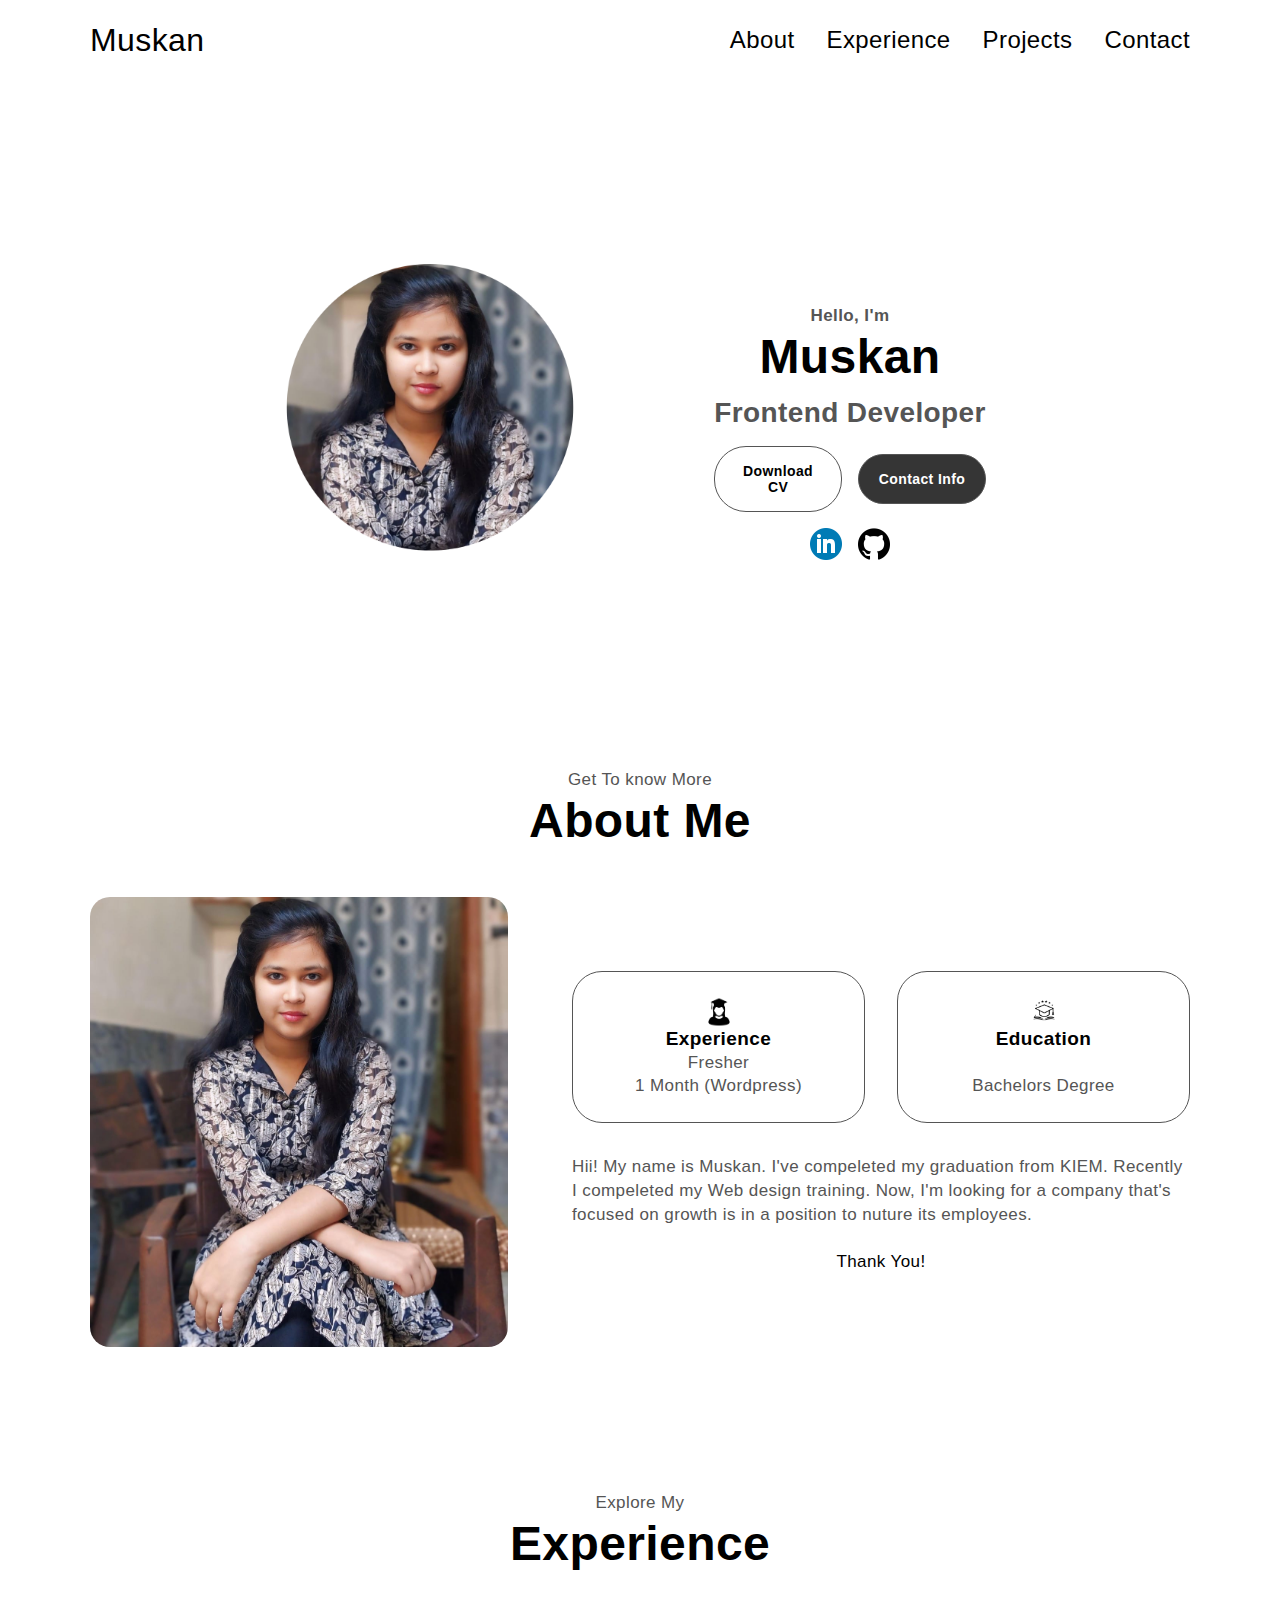
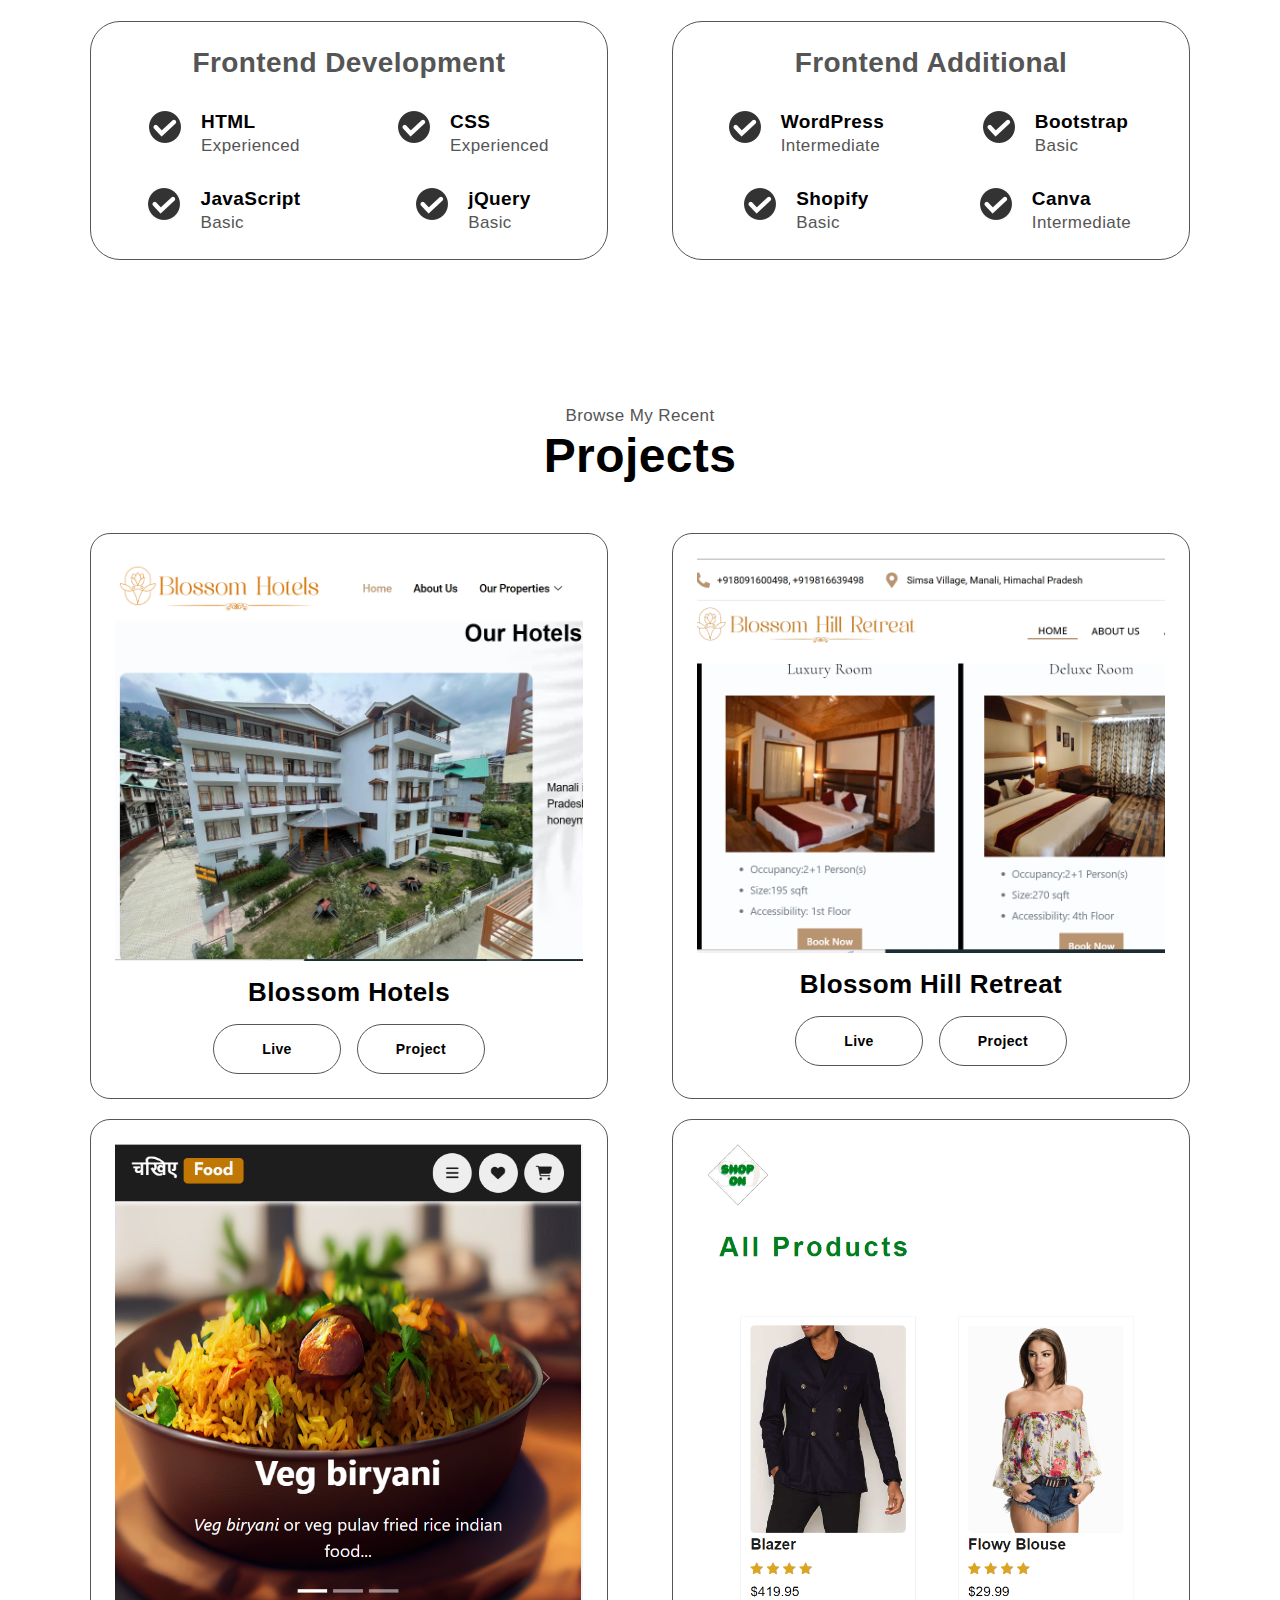
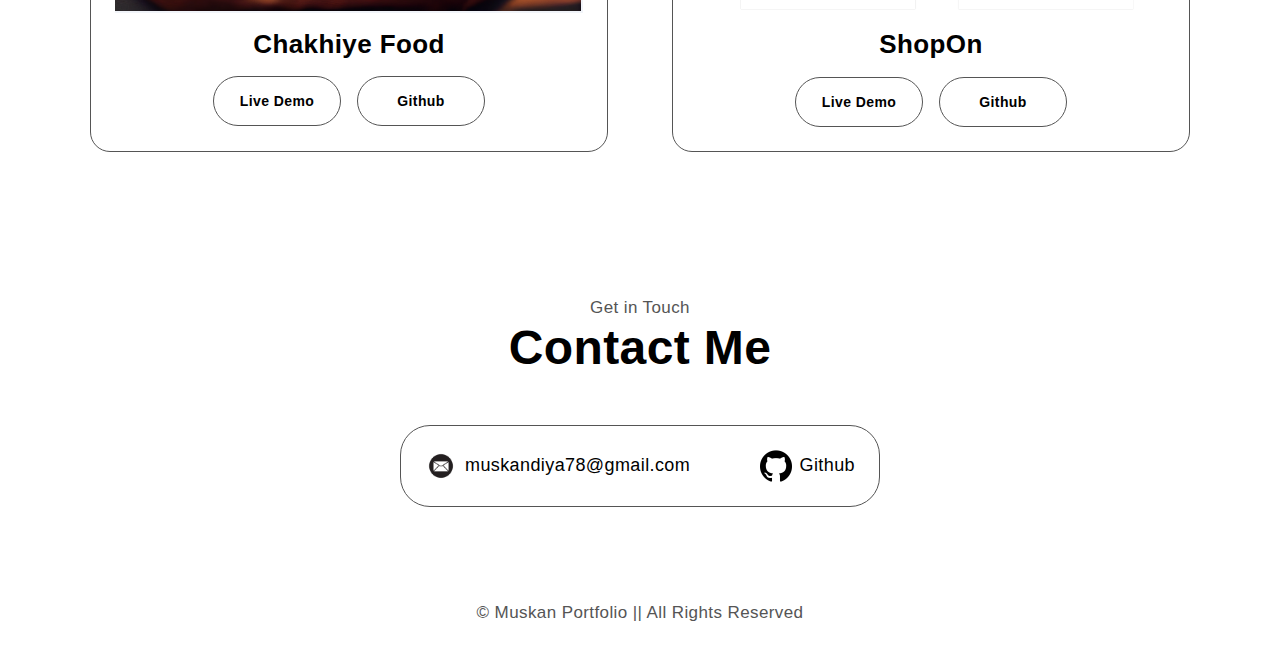
<file: index.html>
<!DOCTYPE html>
<html lang="en">
<head>
    <meta charset="UTF-8">
    <meta name="viewport" content="width=device-width, initial-scale=1.0">
    <title>Muskan Portfolio</title>
    <link rel="stylesheet" href="style.css">
</head>
<body>
<!-------------------Start Nav Bar-------------------->
<nav>
<div class="container nav-container">
    <a href="" class="logo">Muskan</a>
    <ul class="nav-links">
        <li><a href="#About">About</a></li>
        <li><a href="#Experience">Experience</a></li>
        <li><a href="#Projects">Projects</a></li>
        <li><a href="#Contact">Contact</a></li>
    </ul>
</div>
</nav>
<!-------------------End Nav Bar-------------------->

<!-------------------Start Header Section-------------------->
<header>
    <div class="container header-container">
        <div class="header-left">
            <img src="images/Untitled design (1).png" class="">
        </div>
        <div class="header-right">
            <p><b>Hello, I'm</b></p>
            <h1>Muskan</h1>
            <h2>Frontend Developer</h2>
            <div class="header-action-aria">
                <a href="file:///C:/Users/one/Downloads/Muskan_CV_2024.pdf" class="btn" download="#">Download CV</a>
                <a href="#Contact" class="btn btn-dark">Contact Info</a>
            </div>
            <div class="header-social">
                <a href=""><img src="images/linkedin.webp" class="icon1"></a>
                <a href="https://muskanprojects.github.io/MyPortfolio.github.io/"><img src="images/github.png" class="icon1"></a>
            </div>
        </div>
    </div>
</header>
<!-------------------End Header Section-------------------->

<!-------------------Start About Section-------------------->
<section id="About">
    <p class="heading-p">Get To know More</p>
    <h1 class="heading">About Me</h1>
    <div class="container about-container">
        <div class="about-left">
            <img src="images/muskan.jpeg" alt="">
        </div>
        <div class="about-right">
            <div class="basic-edu">
                <div class="edu-box">
                    <img src="images/edu.jpg" class="icon1">
                    <h4>Experience</h4>
                    <p>Fresher <br>
                        1 Month (Wordpress)
                    </p>
                </div>
                <div class="edu-box">
                    <img src="images/degree-removebg-preview.png" class="icon1">
                    <h4>Education</h4>
                    <p> <br>
                       Bachelors Degree
                    </p>
                </div>
            </div>
            <p>
                Hii!   My name is Muskan. I've compeleted my graduation from KIEM. Recently I compeleted my Web design training. Now, I'm looking for a company that's focused on growth is in a position to nuture its employees. <br><br>
                <p style="text-align: center; color: black;">Thank You!</p>
            </p>
        </div>
    </div>
</section>
<!-------------------End About Section-------------------->

<!-------------------Start Experience Section-------------------->
<section id="Experience">
    <p class="heading-p">Explore My</p>
    <h1 class="heading">Experience</h1>
    <div class="container experience-container">
        <div class="experience-box">
            <h2> Frontend Development</h2>
            <div class="experience">
                <div class="ex-div">
                    <img src="images/checkmark-removebg-preview.png" class="icon1">
                    <div>
                        <h4>HTML</h4>
                        <P>Experienced</P>
                    </div>
                </div>
                <div class="ex-div">
                    <img src="images/checkmark-removebg-preview.png" class="icon1">
                    <div>
                        <h4>CSS</h4>
                        <P>Experienced</P>
                    </div>
                </div>
                <div class="ex-div">
                    <img src="images/checkmark-removebg-preview.png" class="icon1">
                    <div>
                        <h4>JavaScript</h4>
                        <P>Basic</P>
                    </div>
                </div>
                <div class="ex-div">
                    <img src="images/checkmark-removebg-preview.png" class="icon1">
                    <div>
                        <h4>jQuery</h4>
                        <P>Basic</P>
                    </div>
                </div>
            </div>
        </div>
        <div class="experience-box">
            <h2> Frontend Additional</h2>
            <div class="experience">
                <div class="ex-div">
                    <img src="images/checkmark-removebg-preview.png" class="icon1">
                    <div>
                        <h4>WordPress</h4>
                        <P>Intermediate</P>
                    </div>
                </div>
                <div class="ex-div">
                    <img src="images/checkmark-removebg-preview.png" class="icon1">
                    <div>
                        <h4>Bootstrap</h4>
                        <P>Basic</P>
                    </div>
                </div>
                <div class="ex-div">
                    <img src="images/checkmark-removebg-preview.png" class="icon1">
                    <div>
                        <h4>Shopify</h4>
                        <P>Basic</P>
                    </div>
                </div>
                <div class="ex-div">
                    <img src="images/checkmark-removebg-preview.png" class="icon1">
                    <div>
                        <h4>Canva</h4>
                        <P>Intermediate</P>
                    </div>
                </div>           
            </div>
        </div>
    </div>
</section>
<!-------------------End Experience Section-------------------->


<!-------------------Start Project Section-------------------->
<section id="Projects">
    <p class="heading-p">Browse My Recent</p>
    <h1 class="heading">Projects</h1>
    <div class="container project-container">
        <div class="project">
            <img src="images/bhrml.PNG" alt="">
            <h3>Blossom Hotels</h3> 
            <div class="header-action-aria">
                <a href="https://blossomhotels.in/" class="btn">Live </a>
                <a href="https://blossomhotels.in/" class="btn">Project</a>
            </div>
        </div>
        <div class="project">
            <img src="images/bhill.PNG" alt="">
            <h3>Blossom Hill Retreat</h3>
            <div class="header-action-aria">
                <a href="https://bhrmanali.com/" class="btn">Live </a>
                <a href="https://bhrmanali.com/" class="btn">Project</a>
            </div>
        </div>
        </div>
        <div class="container project-container">
        <div class="project">
            <img src="images/chakhiye.PNG" alt="">
            <h3>Chakhiye Food</h3>
            <div class="header-action-aria">
                <a href="https://muskanprojects.github.io/ChakhiyeFood.github.io/" class="btn">Live Demo</a>
                <a href="https://github.com/muskanprojects/ChakhiyeFood.github.io.git" class="btn">Github</a>
            </div>
        </div>

        <div class="project">
            <img src="images/SOCapture.PNG" alt="">
            <h3>ShopOn</h3>
            <div class="header-action-aria">
                <a href="https://muskanprojects.github.io/ShopOn.github.io/" class="btn">Live Demo</a>
                <a href="https://github.com/muskanprojects/ShopOn.github.io.git" class="btn">Github</a>
            </div>
        </div>

    </div>
</section>
<!-------------------End Project Section-------------------->


<!-------------------Start Contact Section-------------------->
<section id="Contact">
    <p class="heading-p">Get in Touch</p>
    <h1 class="heading">Contact Me</h1>
    <div class="container contact-container">
        <div class="email">
            <img src="images/mail-removebg-preview.png" class="icon1">
            <a href=""><h5>muskandiya78@gmail.com</h5></a>
        </div>
        <div class="linkedin">
            <a href="https://muskanprojects.github.io/MyPortfolio.github.io/"><img src="images/github.png" class="icon1"></a>
            <a href="https://muskanprojects.github.io/MyPortfolio.github.io/"><h5>Github</h5></a>
        </div>
    </div>
</section>
<!-------------------End Contact Section-------------------->

<!-------------------Start Footer Section-------------------->
<footer>
   
    <p> &copy; Muskan Portfolio || All Rights Reserved</p>
    </footer>
    <!-------------------End Footer Section-------------------->
</body>
</html>
</file>
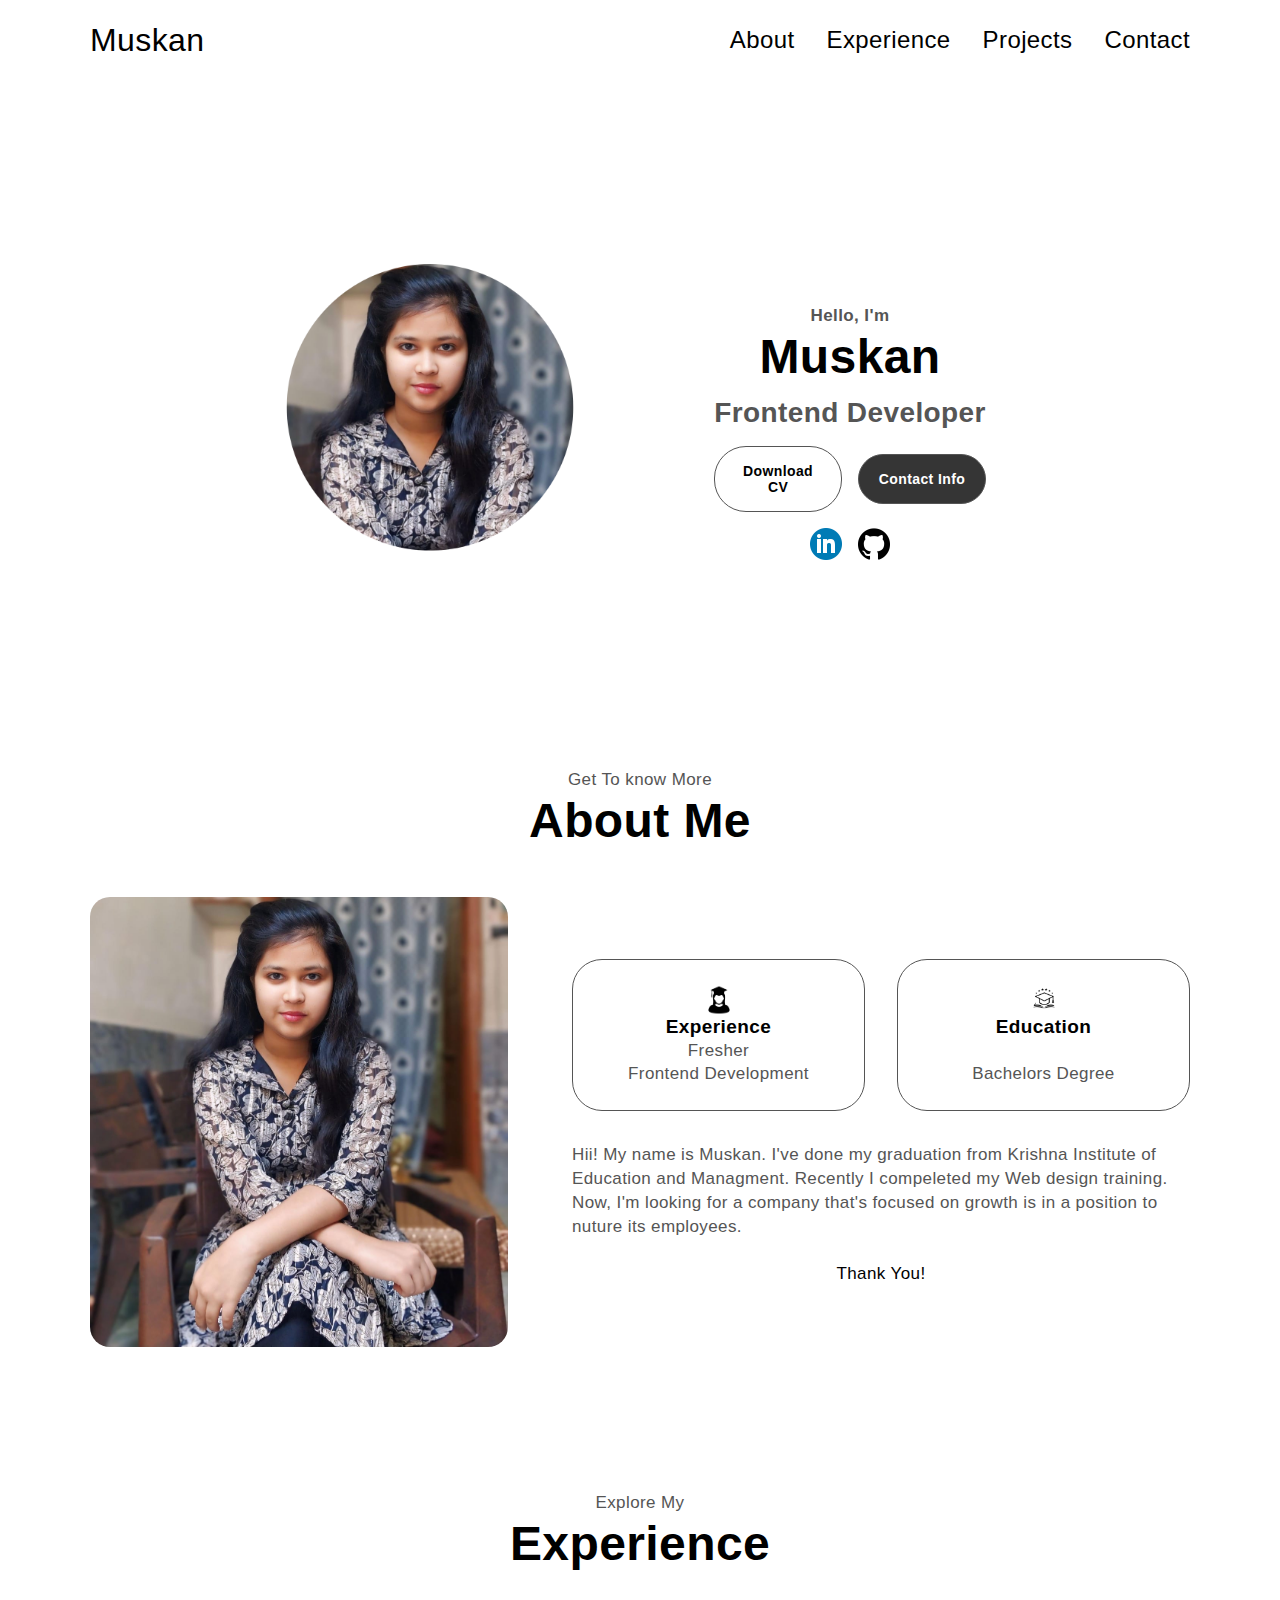
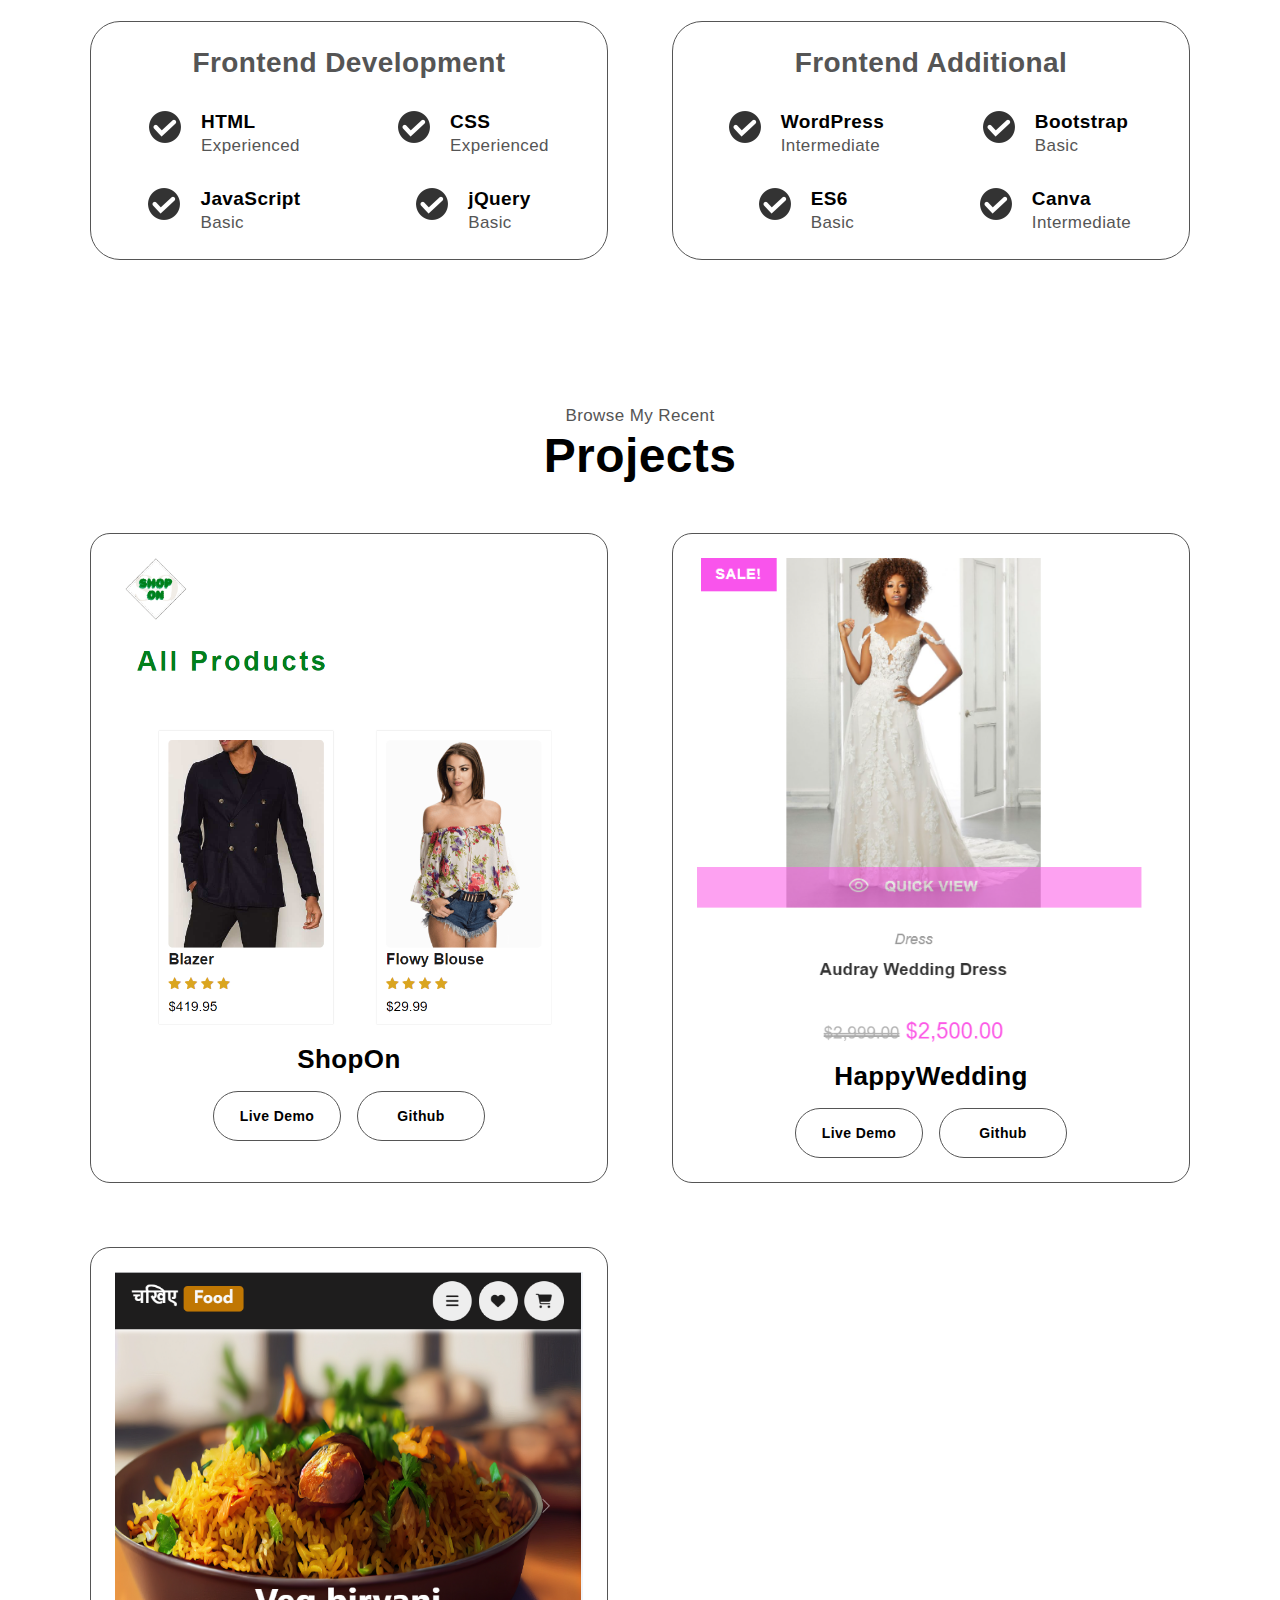
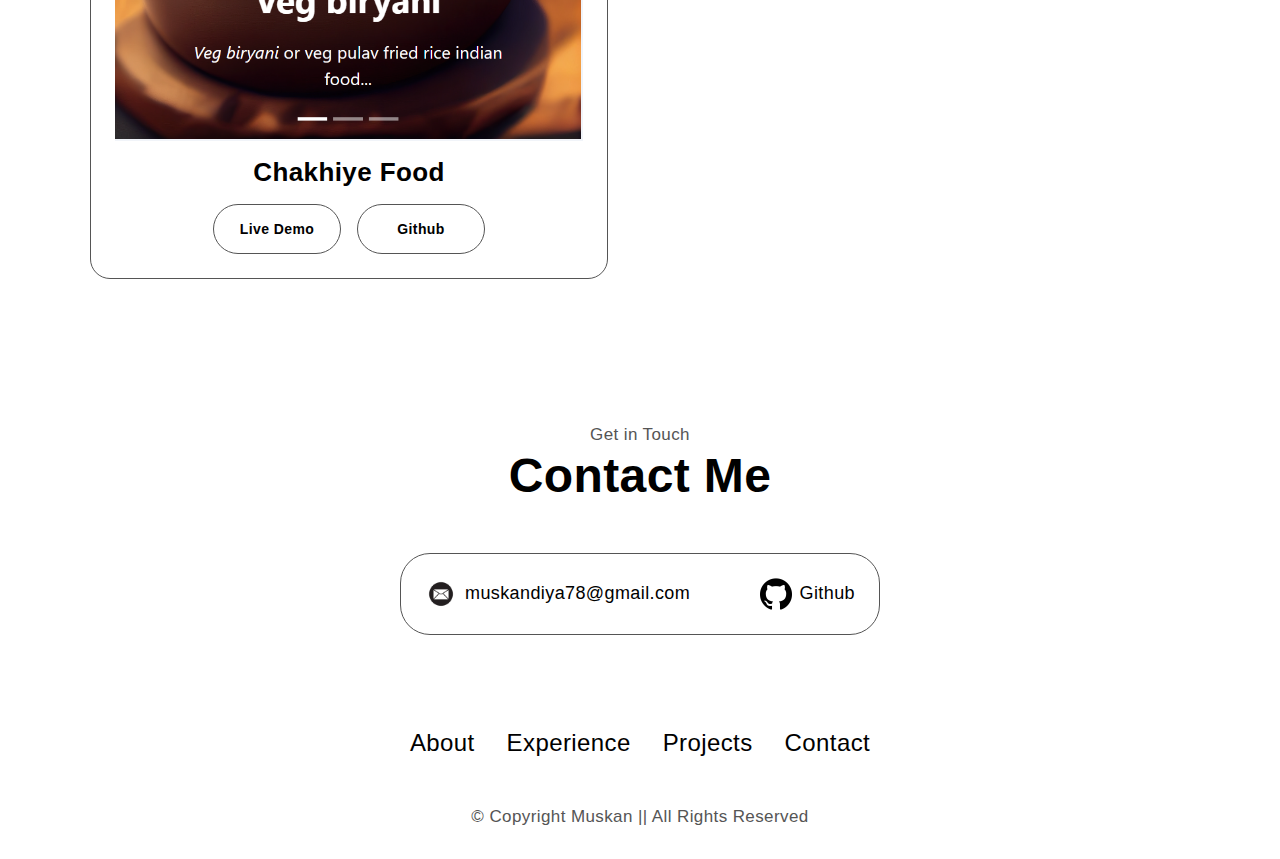
<file: index - Copy.html>
<!DOCTYPE html>
<html lang="en">
<head>
    <meta charset="UTF-8">
    <meta name="viewport" content="width=device-width, initial-scale=1.0">
    <title>Muskan Portfolio</title>
    <link rel="stylesheet" href="style.css">
</head>
<body>
<!-------------------Start Nav Bar-------------------->
<nav>
<div class="container nav-container">
    <a href="" class="logo">Muskan</a>
    <ul class="nav-links">
        <li><a href="#About">About</a></li>
        <li><a href="#Experience">Experience</a></li>
        <li><a href="#Projects">Projects</a></li>
        <li><a href="#Contact">Contact</a></li>
    </ul>
</div>
</nav>
<!-------------------End Nav Bar-------------------->

<!-------------------Start Header Section-------------------->
<header>
    <div class="container header-container">
        <div class="header-left">
            <img src="images/Untitled design (1).png" class="">
        </div>
        <div class="header-right">
            <p><b>Hello, I'm</b></p>
            <h1>Muskan</h1>
            <h2>Frontend Developer</h2>
            <div class="header-action-aria">
                <a href="file:///C:/Users/one/Downloads/MuskanResune_2024-05.pdf" class="btn" download="#">Download CV</a>
                <a href="#Contact" class="btn btn-dark">Contact Info</a>
            </div>
            <div class="header-social">
                <a href=""><img src="images/linkedin.webp" class="icon1"></a>
                <a href="https://muskanprojects.github.io/MyPortfolio.github.io/"><img src="images/github.png" class="icon1"></a>
            </div>
        </div>
    </div>
</header>
<!-------------------End Header Section-------------------->

<!-------------------Start About Section-------------------->
<section id="About">
    <p class="heading-p">Get To know More</p>
    <h1 class="heading">About Me</h1>
    <div class="container about-container">
        <div class="about-left">
            <img src="images/muskan.jpeg" alt="">
        </div>
        <div class="about-right">
            <div class="basic-edu">
                <div class="edu-box">
                    <img src="images/edu.jpg" class="icon1">
                    <h4>Experience</h4>
                    <p>Fresher <br>
                        Frontend Development
                    </p>
                </div>
                <div class="edu-box">
                    <img src="images/degree-removebg-preview.png" class="icon1">
                    <h4>Education</h4>
                    <p> <br>
                       Bachelors Degree
                    </p>
                </div>
            </div>
            <p>
                Hii!   My name is Muskan. I've done my graduation from Krishna Institute of Education and Managment. Recently I compeleted my Web design training. Now, I'm looking for a company that's focused on growth is in a position to nuture its employees. <br><br>
                <p style="text-align: center; color: black;">Thank You!</p>
            </p>
        </div>
    </div>
</section>
<!-------------------End About Section-------------------->

<!-------------------Start Experience Section-------------------->
<section id="Experience">
    <p class="heading-p">Explore My</p>
    <h1 class="heading">Experience</h1>
    <div class="container experience-container">
        <div class="experience-box">
            <h2> Frontend Development</h2>
            <div class="experience">
                <div class="ex-div">
                    <img src="images/checkmark-removebg-preview.png" class="icon1">
                    <div>
                        <h4>HTML</h4>
                        <P>Experienced</P>
                    </div>
                </div>
                <div class="ex-div">
                    <img src="images/checkmark-removebg-preview.png" class="icon1">
                    <div>
                        <h4>CSS</h4>
                        <P>Experienced</P>
                    </div>
                </div>
                <div class="ex-div">
                    <img src="images/checkmark-removebg-preview.png" class="icon1">
                    <div>
                        <h4>JavaScript</h4>
                        <P>Basic</P>
                    </div>
                </div>
                <div class="ex-div">
                    <img src="images/checkmark-removebg-preview.png" class="icon1">
                    <div>
                        <h4>jQuery</h4>
                        <P>Basic</P>
                    </div>
                </div>
            </div>
        </div>
        <div class="experience-box">
            <h2> Frontend Additional</h2>
            <div class="experience">
                <div class="ex-div">
                    <img src="images/checkmark-removebg-preview.png" class="icon1">
                    <div>
                        <h4>WordPress</h4>
                        <P>Intermediate</P>
                    </div>
                </div>
                <div class="ex-div">
                    <img src="images/checkmark-removebg-preview.png" class="icon1">
                    <div>
                        <h4>Bootstrap</h4>
                        <P>Basic</P>
                    </div>
                </div>
                <div class="ex-div">
                    <img src="images/checkmark-removebg-preview.png" class="icon1">
                    <div>
                        <h4>ES6</h4>
                        <P>Basic</P>
                    </div>
                </div>
                <div class="ex-div">
                    <img src="images/checkmark-removebg-preview.png" class="icon1">
                    <div>
                        <h4>Canva</h4>
                        <P>Intermediate</P>
                    </div>
                </div>           
            </div>
        </div>
    </div>
</section>
<!-------------------End Experience Section-------------------->


<!-------------------Start Project Section-------------------->
<section id="Projects">
    <p class="heading-p">Browse My Recent</p>
    <h1 class="heading">Projects</h1>
    <div class="container project-container">
        <div class="project">
            <img src="images/SOCapture.PNG" alt="">
            <h3>ShopOn</h3>
            <div class="header-action-aria">
                <a href="https://muskanprojects.github.io/ShopOn.github.io/" class="btn">Live Demo</a>
                <a href="https://github.com/muskanprojects/ShopOn.github.io.git" class="btn">Github</a>
            </div>
        </div>
        <div class="project">
            <img src="images/wed.PNG" alt="">
            <h3>HappyWedding</h3>
            <div class="header-action-aria">
                <a href="https://github.com/muskanprojects/HappyWedding_WeddingWebsite" class="btn">Live Demo</a>
                <a href="https://github.com/muskanprojects/HappyWedding_WeddingWebsite" class="btn">Github</a>
            </div>
        </div>
        <div class="project">
            <img src="images/chakhiye.PNG" alt="">
            <h3>Chakhiye Food</h3>
            <div class="header-action-aria">
                <a href="https://muskanprojects.github.io/ChakhiyeFood.github.io/" class="btn">Live Demo</a>
                <a href="https://github.com/muskanprojects/ChakhiyeFood.github.io.git" class="btn">Github</a>
            </div>
        </div>
    </div>
</section>
<!-------------------End Project Section-------------------->


<!-------------------Start Contact Section-------------------->
<section id="Contact">
    <p class="heading-p">Get in Touch</p>
    <h1 class="heading">Contact Me</h1>
    <div class="container contact-container">
        <div class="email">
            <img src="images/mail-removebg-preview.png" class="icon1">
            <a href=""><h5>muskandiya78@gmail.com</h5></a>
        </div>
        <div class="linkedin">
            <a href="https://muskanprojects.github.io/MyPortfolio.github.io/"><img src="images/github.png" class="icon1"></a>
            <a href="https://muskanprojects.github.io/MyPortfolio.github.io/"><h5>Github</h5></a>
        </div>
    </div>
</section>
<!-------------------End Contact Section-------------------->

<!-------------------Start Footer Section-------------------->
<footer>
    <ul class="nav-links">
        <li><a href="#About">About</a></li>
        <li><a href="#Experience">Experience</a></li>
        <li><a href="#Projects">Projects</a></li>
        <li><a href="#Contact">Contact</a></li>
    </ul>
    <p> &copy; Copyright  Muskan || All Rights Reserved</p>
    </footer>
    <!-------------------End Footer Section-------------------->
</body>
</html>
</file>
<file: style.css>
*{
    margin: 0;
    padding: 0;
    box-sizing: border-box;
    border: none;
    outline: none;
    text-decoration: none;
    list-style: none;
    font-family: sans-serif;
    scroll-behavior: smooth;
    letter-spacing: .4px;
}
:root{
    --col-black: #000;
    --col-white: #ffffff;
    --col-dark: #353535;
    --col-dark-variant: #555555;

    --transition: .4s ease;
}
h1,h2,h3,h4,h5{
    line-height: 120%;
}
h1{
    font-size: 48px;
    color: var(--col-black);
}
h2{
    font-size: 28px;
    color: var(--col-dark-variant);
}
h3{
    font-size: 26px;
    color: var(--col-black);
}
h4{
    font-size: 19px;
    color: var(--col-black);
}
h5{
    font-size: 18px;
    font-weight: 400;
}
.heading{
    text-align: center;
    margin-bottom: 3rem;
}
p{
    font-size: 17px;
    line-height: 140%;
    color: var(--col-dark-variant);
}
.heading-p{
    padding-top: 9rem;
    text-align: center;
}
a{
    font-size: 24px;
    color: var(--col-black);
    text-decoration-color: var(--col-white);
    transition: var(--transition);
}
a:hover{
    color: var(--col-dark-variant);
    text-decoration-color: var(--col-dark-variant) !important;
    text-underline-offset: 1rem;
    text-decoration: underline;
}
.btn{
    display: inline-block;
    width: fit-content;
    padding: 1rem;
    width: 8rem;
    border-radius: 2rem;
    cursor: pointer;
    color: var(--col-black);
    border: 1px solid var(--col-dark-variant);
    display: flex;
    align-items: center;
    justify-content: center;
    font-weight: 600;
    font-size: 14px;
    transition: var(--transition);
}
.btn:hover{
    background: var(--col-dark-variant);
    color: var(--col-white);
}
.btn-dark{
    background: var(--col-dark);
    color: var(--col-white);
    text-decoration: none !important;
}
.btn-dark:hover{
    background: var(--col-black);
}
img{
    width: 100%;
    display: block;   
}
.icon1{
    width: 32px;
    height: max-content;
}
.container{
    margin: 0 auto;
    max-width: 1100px;
    width: 90%;
}

/*-----------Start Nav Bar--------*/
nav{
    height: 5rem;
    position: fixed;
    top: 0;
    left: 0;
    z-index: 1;
    width: 100%;
    display: grid;
    place-items: center;
   background: var(--col-white);
}
.nav-container{
    display: flex;
    align-items: center;
    justify-content: space-between;
    height: 100%;
}
.logo{
    font-size: 32px;
    color: var(--col-black) !important;
    text-decoration: none !important;
}
.nav-links{
    display: flex;
    align-items: center;
    gap: 2rem;
}
/*-----------End Nav Bar--------*/

/*-----------Start header Sectio--------*/
header{
    padding-top: 14rem;
}
.header-container{
    display: grid;
    grid-template-columns: 1fr 1fr;
    max-width: 820px;
    gap: 20px;
    justify-content: space-between;
}
.header-right{
    text-align: center;
    margin: auto;
}
.header-right p{
    color: var(--col-dark-variant);
    margin-top: 2rem;
}
.header-right h2{
    margin-top: .4em;
}
.header-action-aria{
    margin-top: 1rem;
    display: flex;
    gap: 1rem;
    align-items: center;
    justify-content: center;
}
.header-social{
    display: flex;
    gap: 1rem;
    justify-content: center;
    margin: 1rem auto;
}
/*-----------End Header Section--------*/

/*-----------Start About Section--------*/
.about-container{
    display: grid;
    grid-template-columns: 38% auto;
    align-items: center;
    gap: 4rem;
}
.about-left{
    border-radius: 20px;
    overflow: hidden;
}
.edu-box{
    padding: 24px;
    text-align: center;
    border: 1px solid var(--col-dark-variant);
    border-radius: 30px;
    width: 100%;
}
.basic-edu{
 display: flex;
 gap: 32px;
 margin-bottom: 32px;   
}
.edu-box img{
    margin: auto;
}

/*-----------End About Section--------*/

/*-----------Start Experience Section--------*/
section{
    position: relative;
}
.experience-container{
    display: grid;
    grid-template-columns: 1fr 1fr;
    gap: 4rem;
}
.experience-box{
    border: 1px solid var(--col-dark-variant);
    border-radius: 30px;
    padding: 24px;
}
.experience-box h2{
    text-align: center;
    margin-bottom: 2rem;
}
.experience{
    display: grid;
    grid-template-columns: 1fr 1fr;
    gap: 30px;
}
.ex-div{
    margin: auto;
    display: flex;
    gap: 20px;
}
/*-----------End Experience Section--------*/

/*-----------Start Project Section--------*/
.project-container{
    display: grid;
    grid-template-columns: repeat(2,1fr);
    gap: 4rem;
    margin-top: 20px;
}
.project{
    padding: 24px;
    border: 1px solid var(--col-dark-variant);
    border-radius: 20px;
    text-align: center;
}
.project img{
    margin-bottom: 1rem;
}
/*-----------End Project Section--------*/

/*-----------Start Contact Section--------*/
.contact-container{
    max-width: 30rem;
    border: 1px solid var(--col-dark-variant);
    padding: 24px;
    border-radius: 30px;
    display: flex;
    align-items: center;
    justify-content: space-between;
}
.email, .linkedin{
    display: flex;
    align-items: center;
    gap: .5rem;
}
/*-----------End Contact Section--------*/

/*-----------Start Footer Section--------*/
footer{
    margin-top: 4rem;
    padding: 30px;
    text-align: center;
}
footer .nav-links{
    justify-content: center;
    margin-bottom: 3rem;
}
/*-----------End Contact Section--------*/

/*-----------Start Media Query--------*/
/*--Max-width(1024px)--*/
@media only screen and (Max-width:1024px){
    .about-container{
        gap: 30px;
    }
    .basic-edu{
        gap: 20px;
    }
    .experience-container{
        gap: 30px;
    }
    .project-container{
        grid-template-columns: repeat(2, 1fr);
    }
}

/*--Max-width(991px)--*/
@media only screen and (Max-width:991px){
    .logo{
        display: none;
    }
    .nav-links{
        justify-content: center;
        width: 100%;
    }
    .experience-container{
        grid-template-columns: 1fr;
    }
    .project-container{
        grid-template-columns:1fr;
    }
}

/*--Max-width(768px)--*/
@media only screen and (Max-width:768px){
    .header-container{
        width: 70%;
        grid-template-columns: 1fr;
    }
    .header-left{
        width: 70%;
        margin: 0 auto;
    }
  
    .about-container{
        grid-template-columns: 1fr;
    }
    .about-left{
        width: 70%;
        margin: 0 auto;
    }
    .basic-edu{
        gap: 10px;
    }
    .experience-container{
        grid-template-columns: 1fr;
    }
    .experience-box{
        padding: 10px;
    }
    .experience{
        gap: 20px;
    }
    .ex-div{
        gap: 10px;
    }
    .project-container{
        grid-template-columns:1fr;
    }
}
/*--Max-width(600px)--*/
@media only screen and (Max-width:600px){
    .nav-links{
        gap: 0;
        justify-content: space-around;
    }
    a{
        font-size: 15px;
    }
    .contact-container{
        flex-direction: column;
        text-align: center;
        overflow: hidden;
    }
    footer{
        padding: 0;
        padding-bottom: 20px;
        width: 70%;
        margin: auto;
        margin-top: 5rem;
    }
    footer .nav-links{
        width: 100%;
        justify-content: space-between;
    }
}

/*-----------End Media Query---------*/
</file>
